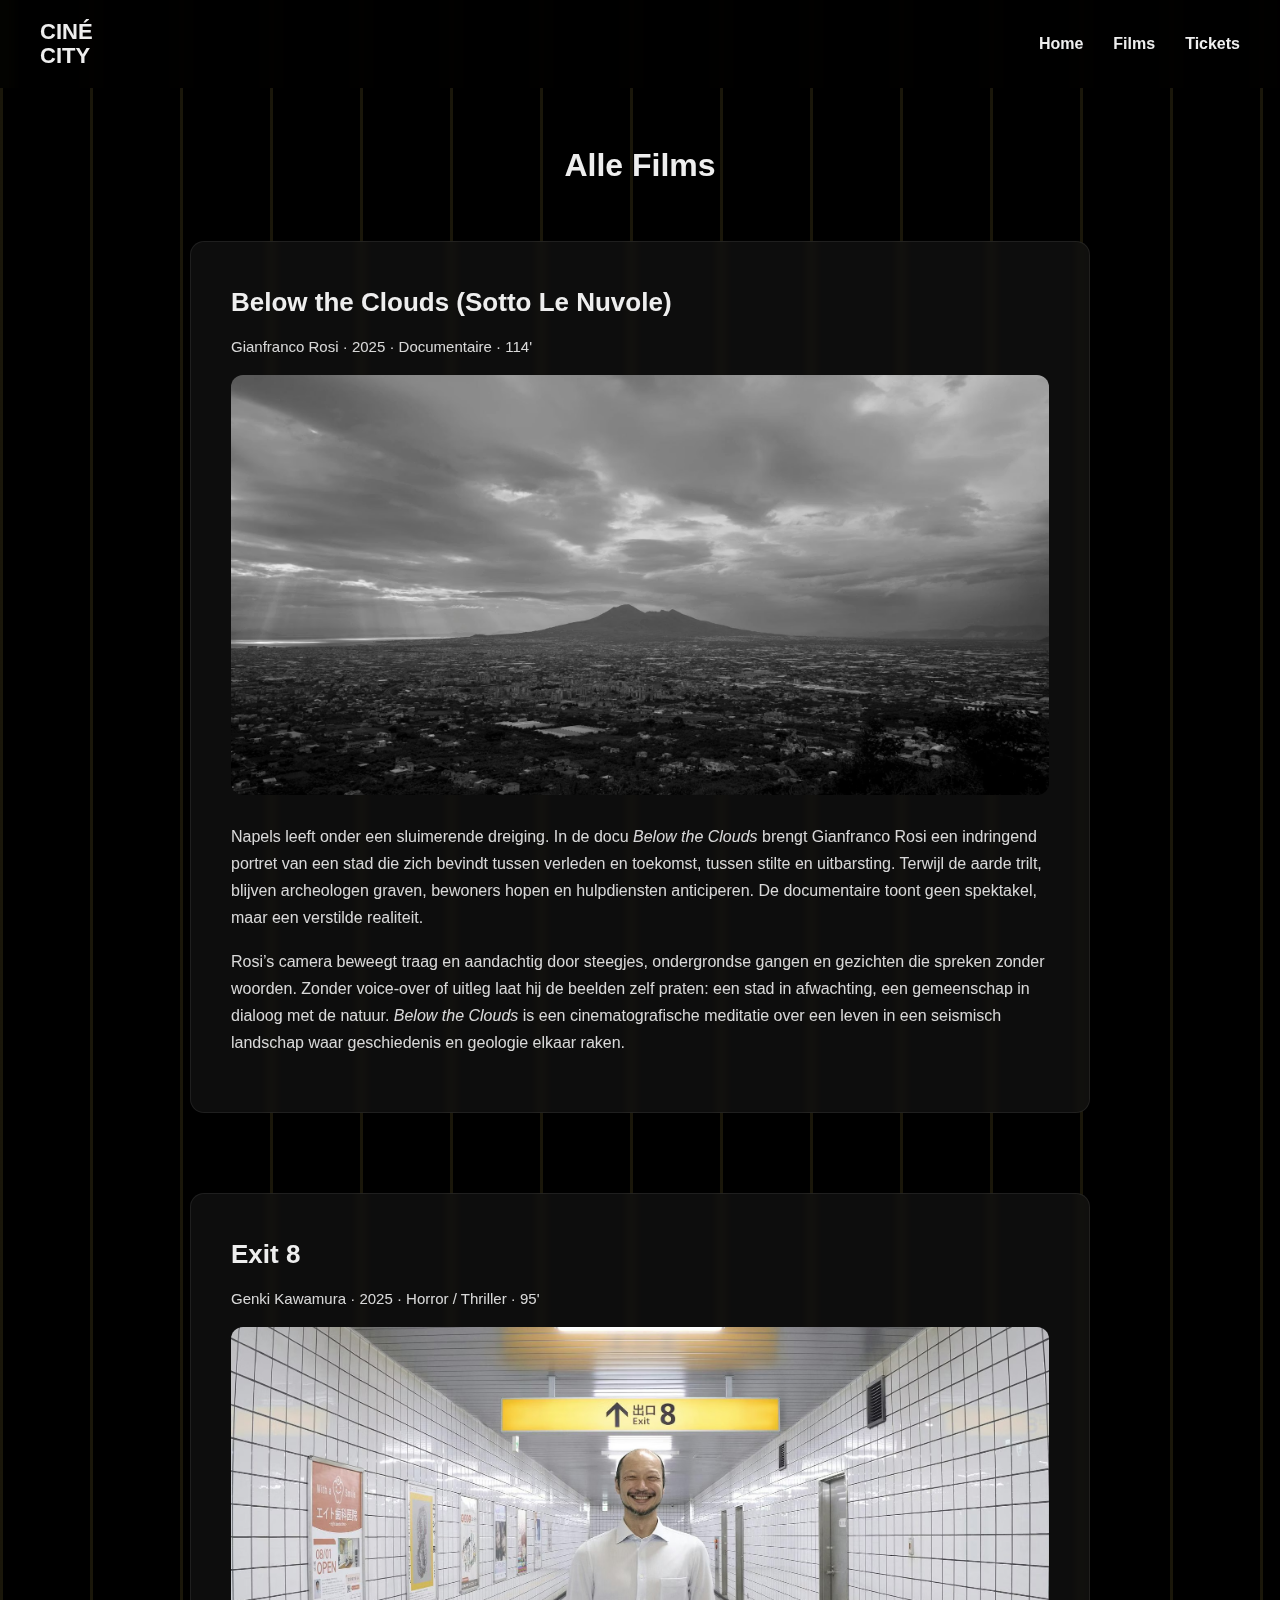
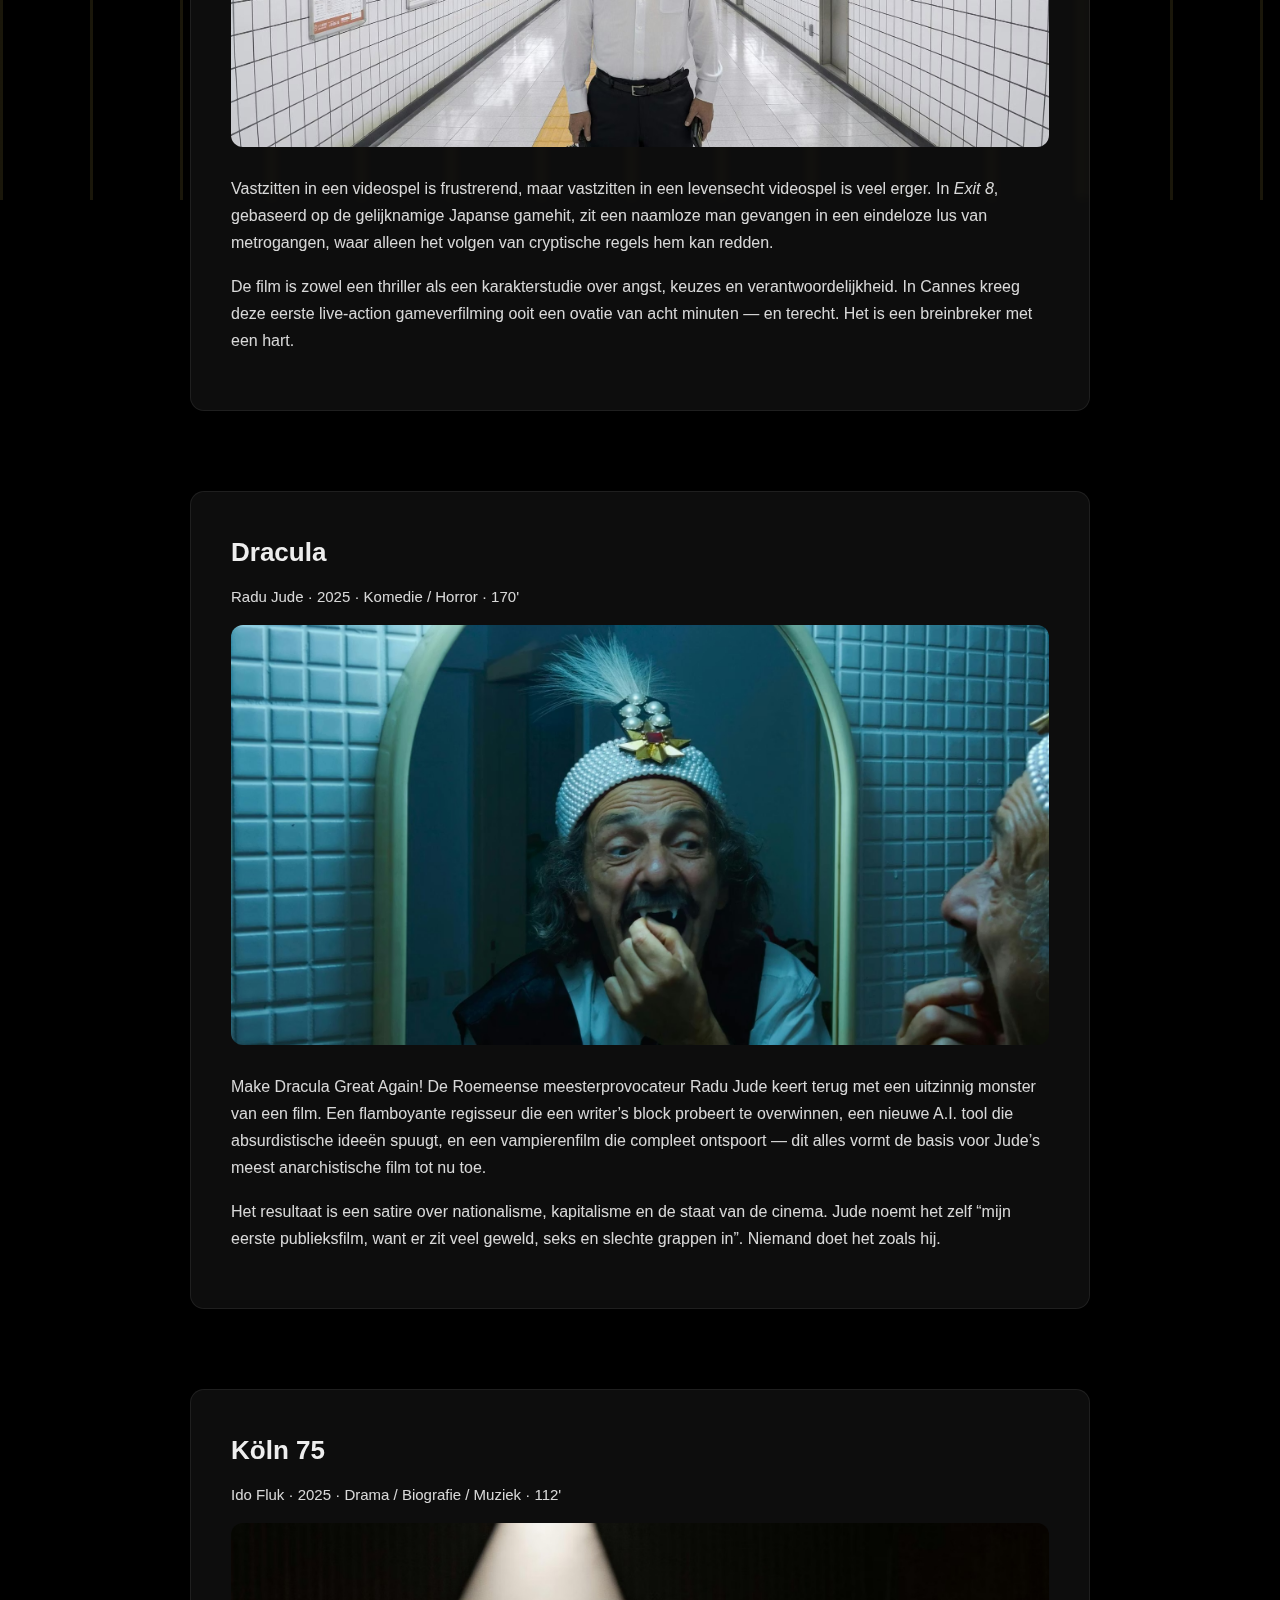
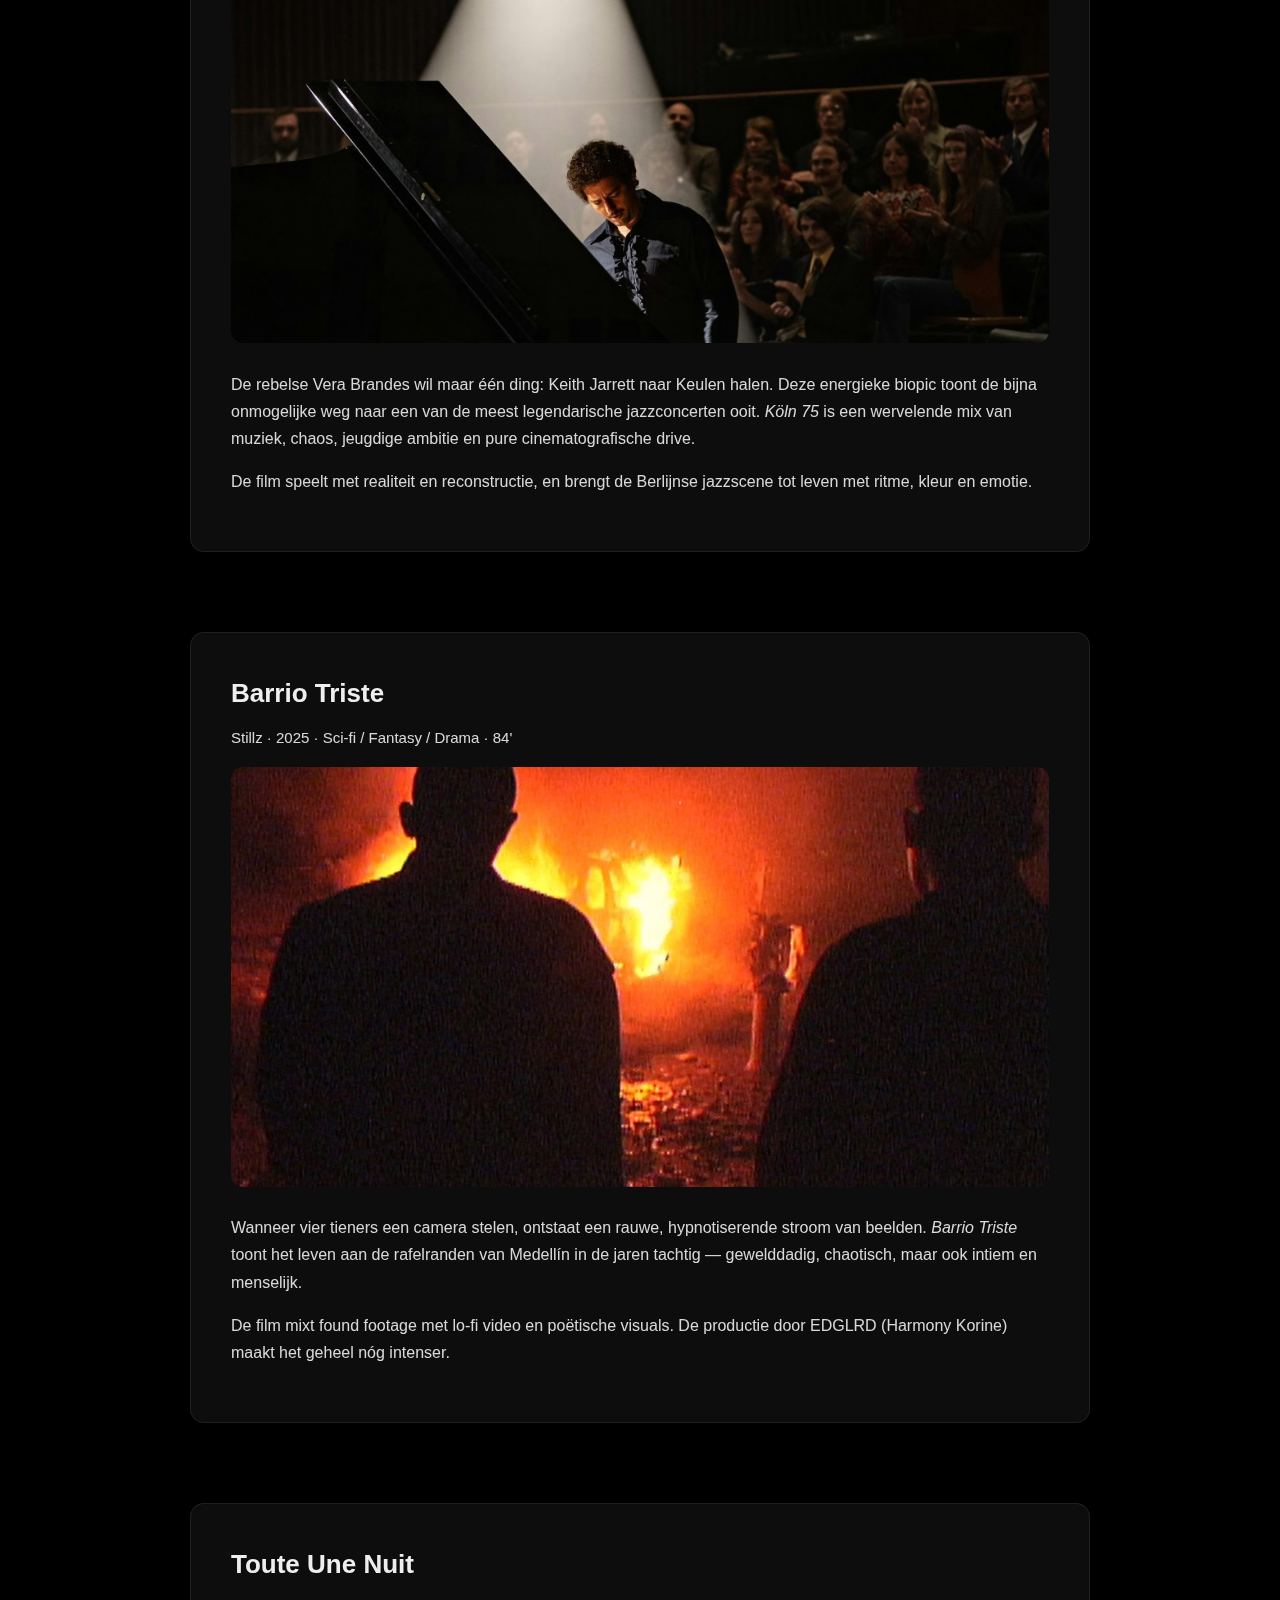
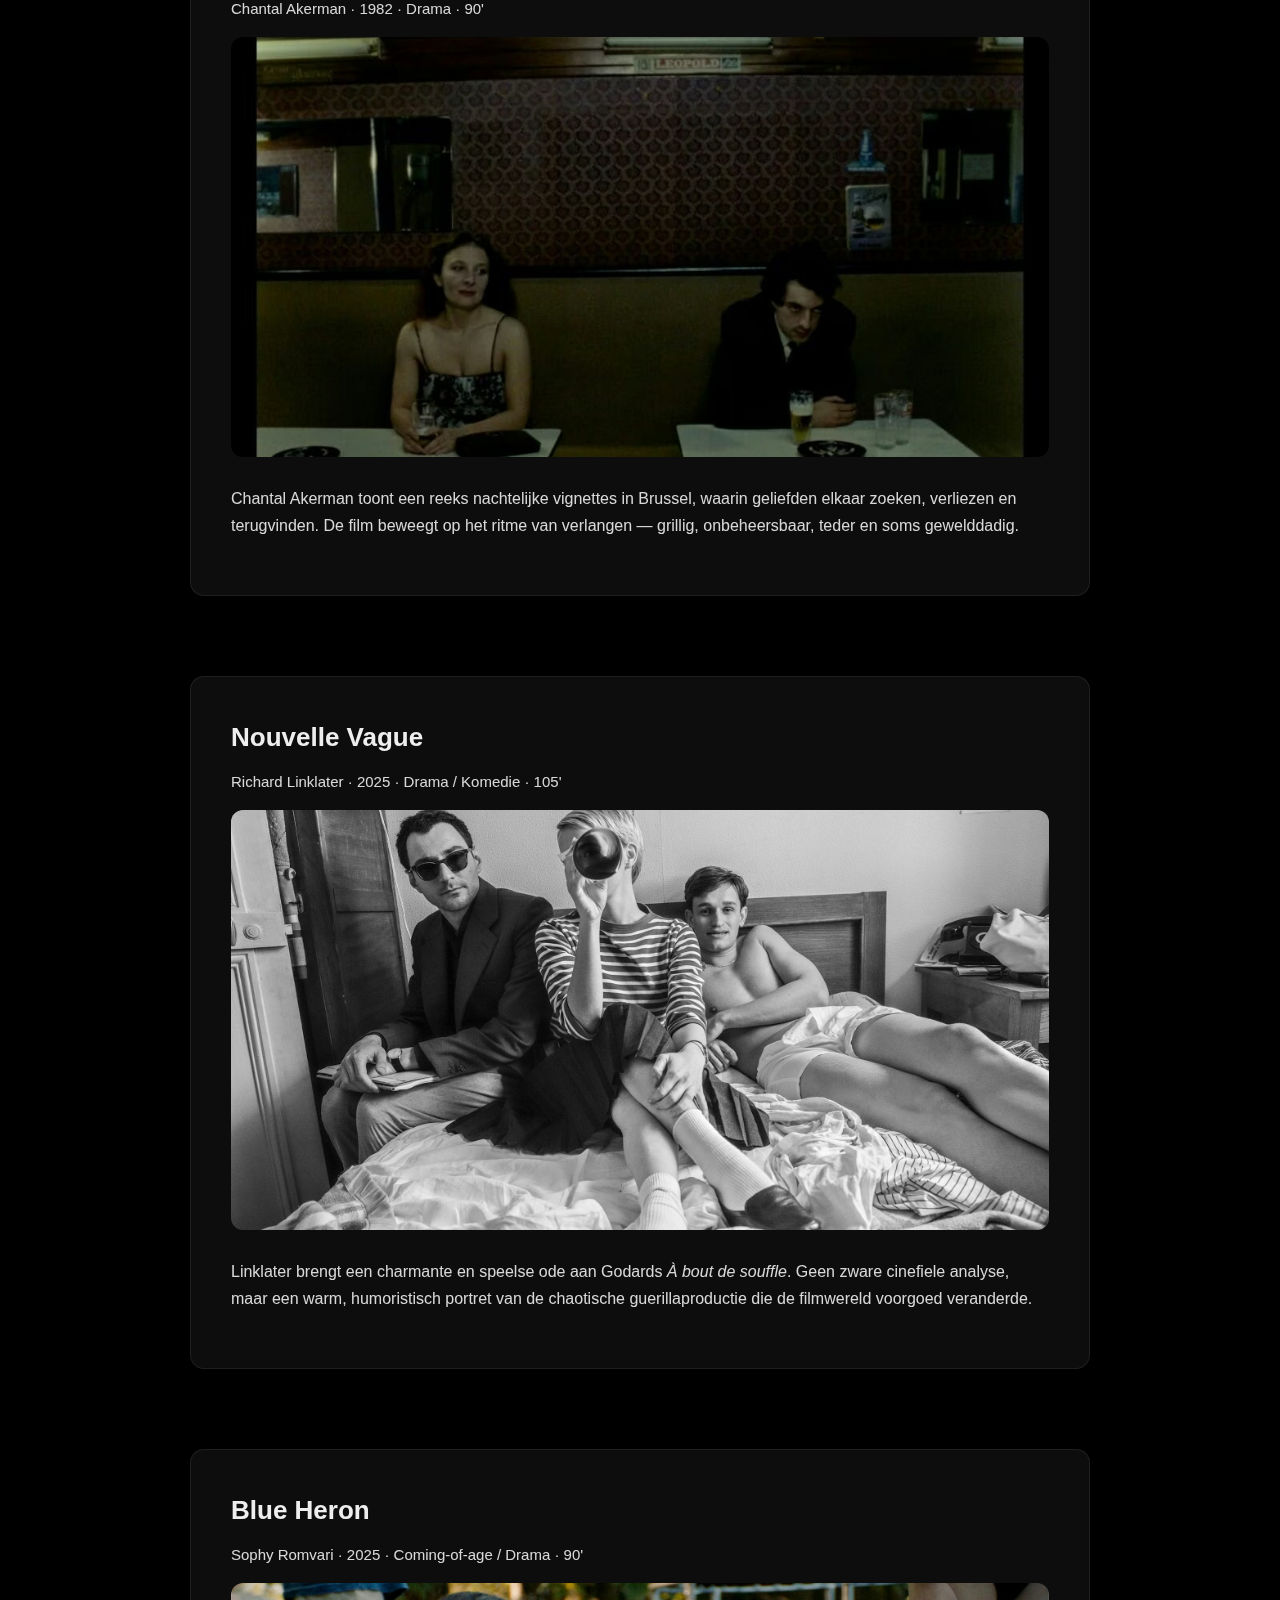
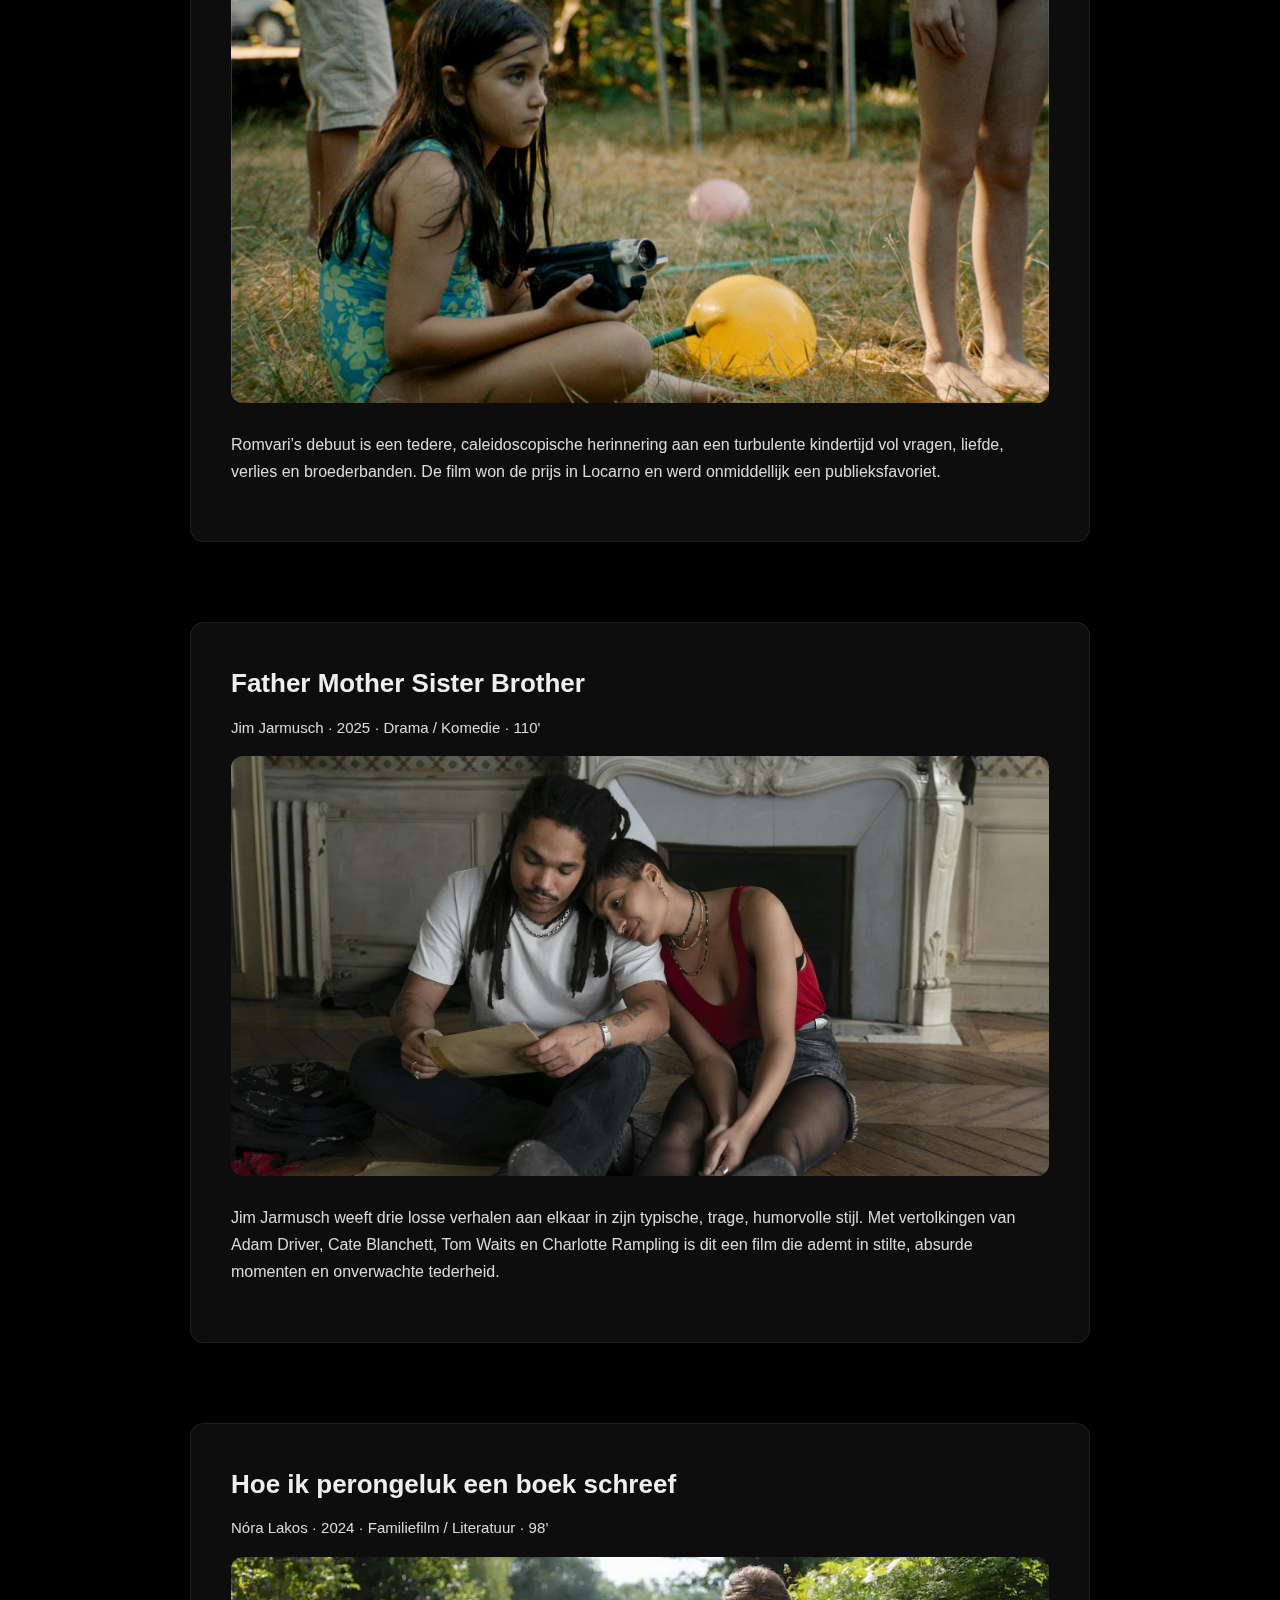
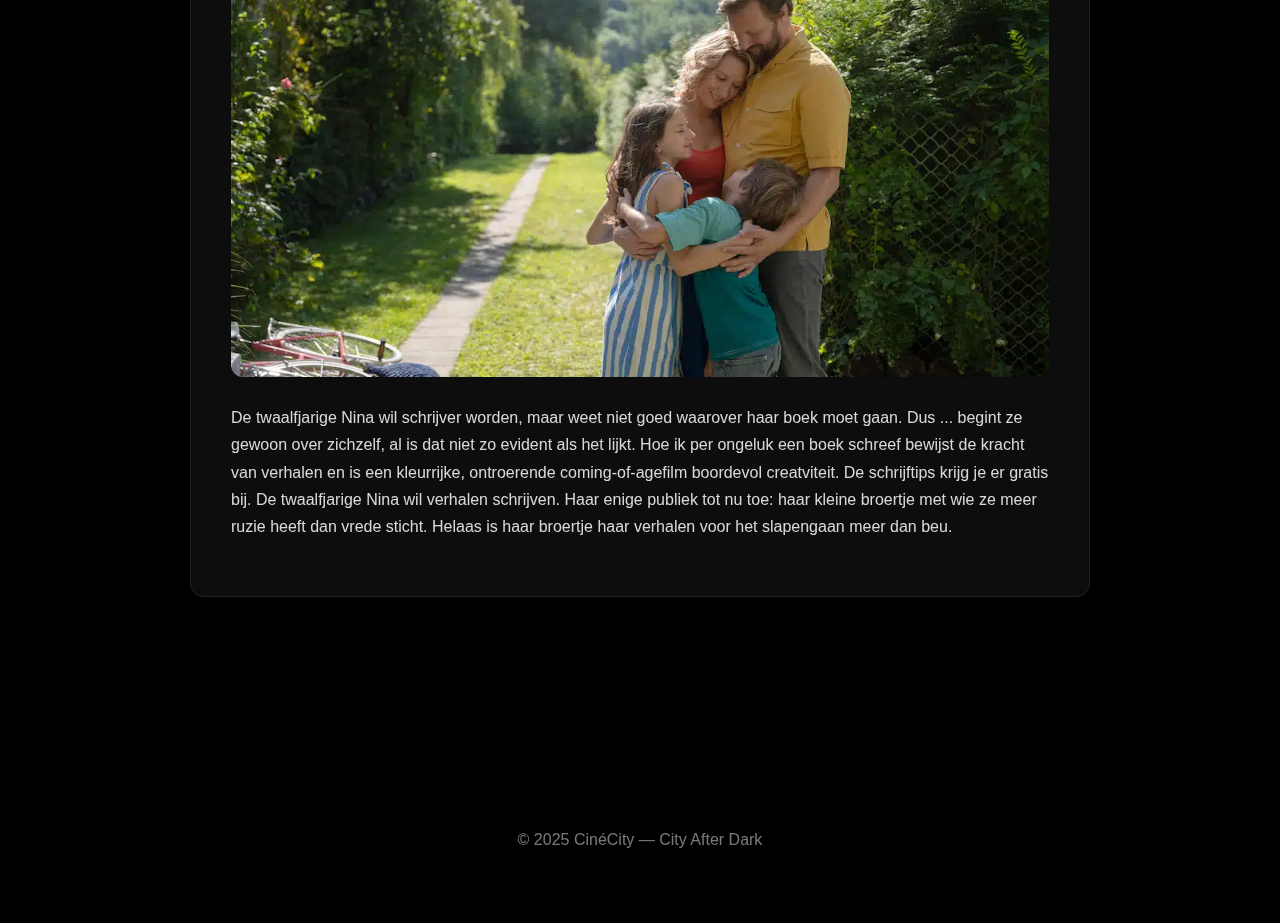
<file: films.html>
<!DOCTYPE html>
<html lang="nl">
<head>
    <meta charset="UTF-8">
    <meta name="viewport" content="width=device-width, initial-scale=1.0">
    <title>CinéCity – Alle Films</title>
    <link rel="stylesheet" href="style.css">
</head>

<body>

<header class="header">
    <div class="logo">CINÉ<br>CITY</div>

    <nav class="nav" id="nav">
        <a href="index.html">Home</a>
        <a href="films.html">Films</a>
        <a href="tickets.html">Tickets</a>
    </nav>

    <div class="hamburger" id="hamburger">
        <span></span><span></span><span></span>
    </div>
</header>

<div class="neon-bg"></div>

<section class="filmspage">
    <h1 style="margin-bottom:50px;">Alle Films</h1>

    <!-- ========================
         BELOW THE CLOUDS
    ========================= -->
    <div class="film-block fade-in">
        <h2>Below the Clouds (Sotto Le Nuvole)</h2>
        <p class="film-meta">Gianfranco Rosi · 2025 · Documentaire · 114'</p>
        <img src="films/BELOW THE CLOUDS_01 (1).jpg" alt="Below The Clouds">

        <p>
        Napels leeft onder een sluimerende dreiging. In de docu <em>Below the Clouds</em> brengt Gianfranco Rosi 
        een indringend portret van een stad die zich bevindt tussen verleden en toekomst, tussen stilte en uitbarsting.
        Terwijl de aarde trilt, blijven archeologen graven, bewoners hopen en hulpdiensten anticiperen.
        De documentaire toont geen spektakel, maar een verstilde realiteit.
        </p>

        <p>
        Rosi’s camera beweegt traag en aandachtig door steegjes, ondergrondse gangen en gezichten die spreken zonder woorden.
        Zonder voice-over of uitleg laat hij de beelden zelf praten: een stad in afwachting, een gemeenschap in dialoog met de natuur.
        <em>Below the Clouds</em> is een cinematografische meditatie over een leven in een seismisch landschap waar geschiedenis en geologie elkaar raken.
        </p>
    </div>

    <!-- ========================
         EXIT 8
    ========================= -->
    <div class="film-block fade-in">
        <h2>Exit 8</h2>
        <p class="film-meta">Genki Kawamura · 2025 · Horror / Thriller · 95'</p>
        <img src="films/EXIT8_01.jpg" alt="Exit 8">

        <p>
        Vastzitten in een videospel is frustrerend, maar vastzitten in een levensecht videospel is veel erger.
        In <em>Exit 8</em>, gebaseerd op de gelijknamige Japanse gamehit, zit een naamloze man gevangen in een
        eindeloze lus van metrogangen, waar alleen het volgen van cryptische regels hem kan redden.
        </p>

        <p>
        De film is zowel een thriller als een karakterstudie over angst, keuzes en verantwoordelijkheid.
        In Cannes kreeg deze eerste live-action gameverfilming ooit een ovatie van acht minuten — en terecht.
        Het is een breinbreker met een hart.
        </p>
    </div>

    <!-- ========================
         DRACULA
    ========================= -->
    <div class="film-block fade-in">
        <h2>Dracula</h2>
        <p class="film-meta">Radu Jude · 2025 · Komedie / Horror · 170'</p>
        <img src="films/DRACULA_01.jpg" alt="Dracula">

        <p>
        Make Dracula Great Again! De Roemeense meesterprovocateur Radu Jude keert terug met een uitzinnig monster van een film.
        Een flamboyante regisseur die een writer’s block probeert te overwinnen, een nieuwe A.I. tool die absurdistische ideeën spuugt,
        en een vampierenfilm die compleet ontspoort — dit alles vormt de basis voor Jude’s meest anarchistische film tot nu toe.
        </p>

        <p>
        Het resultaat is een satire over nationalisme, kapitalisme en de staat van de cinema.
        Jude noemt het zelf “mijn eerste publieksfilm, want er zit veel geweld, seks en slechte grappen in”.
        Niemand doet het zoals hij.
        </p>
    </div>

    <!-- ========================
         KÖLN 75
    ========================= -->
    <div class="film-block fade-in">
        <h2>Köln 75</h2>
        <p class="film-meta">Ido Fluk · 2025 · Drama / Biografie / Muziek · 112'</p>
        <img src="films/KÖLN 75_01.jpg" alt="Köln 75">

        <p>
        De rebelse Vera Brandes wil maar één ding: Keith Jarrett naar Keulen halen.
        Deze energieke biopic toont de bijna onmogelijke weg naar een van de meest legendarische jazzconcerten ooit.
        <em>Köln 75</em> is een wervelende mix van muziek, chaos, jeugdige ambitie en pure cinematografische drive.
        </p>

        <p>
        De film speelt met realiteit en reconstructie, en brengt de Berlijnse jazzscene tot leven met ritme, kleur en emotie.
        </p>
    </div>

    <!-- ========================
         BARRIO TRISTE
    ========================= -->
    <div class="film-block fade-in">
        <h2>Barrio Triste</h2>
        <p class="film-meta">Stillz · 2025 · Sci-fi / Fantasy / Drama · 84'</p>
        <img src="films/BARRIO-TRISTE copy.jpeg" alt="Barrio Triste">

        <p>
        Wanneer vier tieners een camera stelen, ontstaat een rauwe, hypnotiserende stroom van beelden.
        <em>Barrio Triste</em> toont het leven aan de rafelranden van Medellín in de jaren tachtig — gewelddadig, chaotisch, maar ook intiem en menselijk.
        </p>

        <p>
        De film mixt found footage met lo-fi video en poëtische visuals. De productie door EDGLRD (Harmony Korine) maakt het geheel nóg intenser.
        </p>
    </div>

    <!-- ========================
         TOUTE UNE NUIT
    ========================= -->
    <div class="film-block fade-in">
        <h2>Toute Une Nuit</h2>
        <p class="film-meta">Chantal Akerman · 1982 · Drama · 90'</p>
        <img src="films/TOUTE UNE NUIT_01.jpg" alt="Toute Une Nuit">

        <p>
        Chantal Akerman toont een reeks nachtelijke vignettes in Brussel,
        waarin geliefden elkaar zoeken, verliezen en terugvinden.
        De film beweegt op het ritme van verlangen — grillig, onbeheersbaar, teder en soms gewelddadig.
        </p>
    </div>

    <!-- ========================
         NOUVELLE VAGUE
    ========================= -->
    <div class="film-block fade-in">
        <h2>Nouvelle Vague</h2>
        <p class="film-meta">Richard Linklater · 2025 · Drama / Komedie · 105'</p>
        <img src="films/NOUVELLE VAGUE_01.jpg" alt="Nouvelle Vague">

        <p>
        Linklater brengt een charmante en speelse ode aan Godards <em>À bout de souffle</em>.
        Geen zware cinefiele analyse, maar een warm, humoristisch portret van de chaotische guerillaproductie
        die de filmwereld voorgoed veranderde.
        </p>
    </div>

    <!-- ========================
         BLUE HERON
    ========================= -->
    <div class="film-block fade-in">
        <h2>Blue Heron</h2>
        <p class="film-meta">Sophy Romvari · 2025 · Coming-of-age / Drama · 90'</p>
        <img src="films/BLUE HERON_01.jpg" alt="Blue Heron">

        <p>
        Romvari’s debuut is een tedere, caleidoscopische herinnering aan een turbulente kindertijd
        vol vragen, liefde, verlies en broederbanden.
        De film won de prijs in Locarno en werd onmiddellijk een publieksfavoriet.
        </p>
    </div>

    <!-- ========================
         FATHER MOTHER SISTER BROTHER
    ========================= -->
    <div class="film-block fade-in">
        <h2>Father Mother Sister Brother</h2>
        <p class="film-meta">Jim Jarmusch · 2025 · Drama / Komedie · 110'</p>
        <img src="films/FATHER MOTHER SISTER BROTHER_01.jpg" alt="Father Mother Sister Brother">

        <p>
        Jim Jarmusch weeft drie losse verhalen aan elkaar in zijn typische, trage, humorvolle stijl.
        Met vertolkingen van Adam Driver, Cate Blanchett, Tom Waits en Charlotte Rampling is dit een film die ademt
        in stilte, absurde momenten en onverwachte tederheid.
        </p>
    </div>

    <!-- ========================
Hoe ik perongeluk een boek schreef    ========================= -->
    <div class="film-block fade-in">
        <h2>Hoe ik perongeluk een boek schreef</h2>
        <p class="film-meta">Nóra Lakos · 2024 · Familiefilm / Literatuur · 98’ 
</p>
        <img src="films/VÉLETLENÜL ÍRTAM EGY KÖNYVET_01.jpg" alt="Father Mother Sister Brother">

        <p>
        De twaalfjarige Nina wil schrijver worden, maar weet niet goed waarover haar boek moet gaan. Dus ... begint ze gewoon over zichzelf, al is dat niet zo evident als het lijkt. Hoe ik per ongeluk een boek schreef bewijst de kracht van verhalen en is een kleurrijke, ontroerende coming-of-agefilm boordevol creatviteit. De schrijftips krijg je er gratis bij. De twaalfjarige Nina wil verhalen schrijven. Haar enige publiek tot nu toe: haar kleine broertje met wie ze meer ruzie heeft dan vrede sticht. Helaas is haar broertje haar verhalen voor het slapengaan meer dan beu. </p>
    </div>

</section>

<footer class="footer">
    © 2025 CinéCity — City After Dark
</footer>

<script src="script.js"></script>

</body>
</html>
</file>
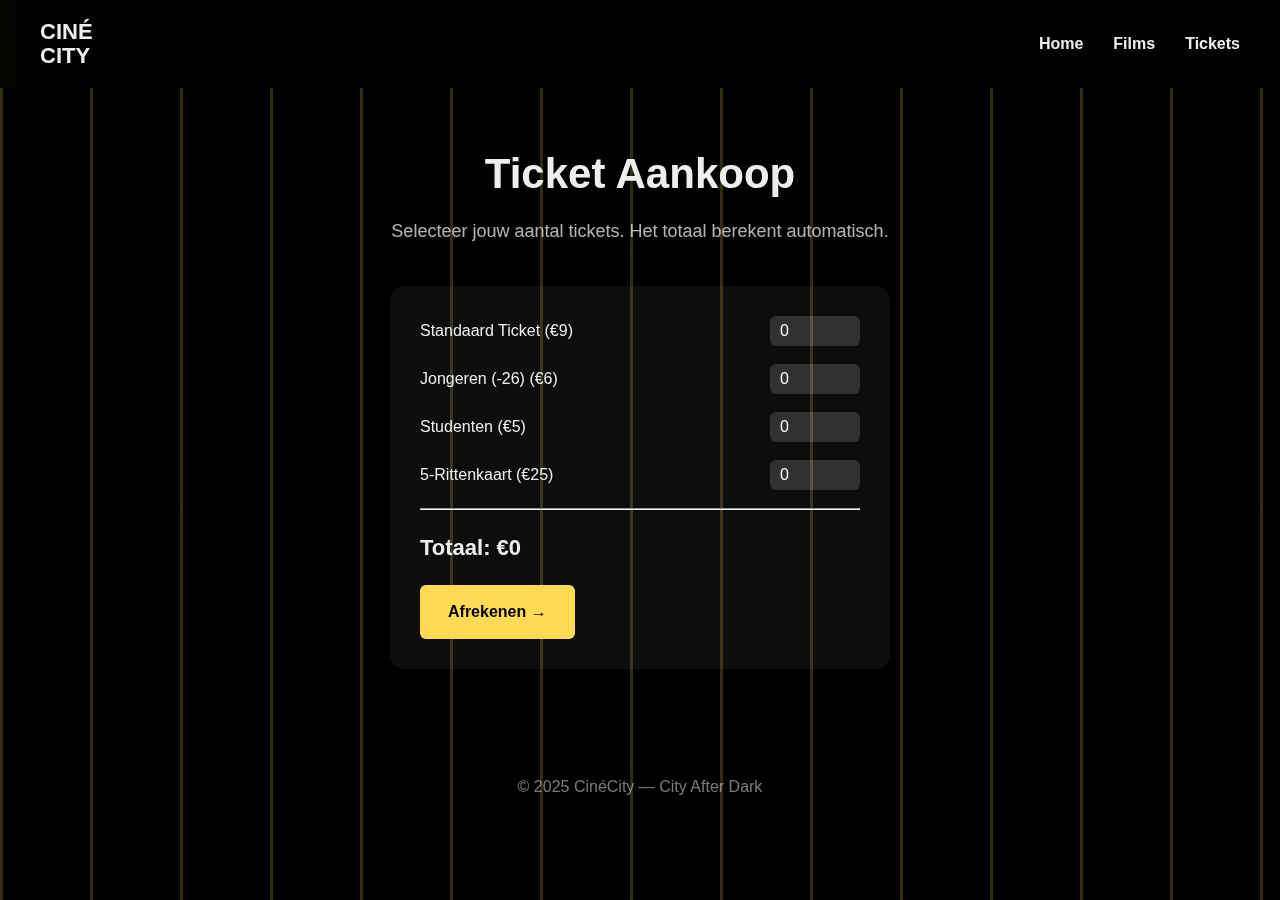
<file: tickets-checkout.html>
<!DOCTYPE html>
<html lang="nl">
<head>
    <meta charset="UTF-8">
    <meta name="viewport" content="width=device-width, initial-scale=1.0">
    <title>CinéCity – Ticket Aankoop</title>
    <link rel="stylesheet" href="style.css">
</head>

<body>

<header class="header">
    <div class="logo">CINÉ<br>CITY</div>

    <nav class="nav" id="nav">
        <a href="index.html">Home</a>
        <a href="films.html">Films</a>
        <a href="tickets.html">Tickets</a>
    </nav>

    <div class="hamburger" id="hamburger">
        <span></span><span></span><span></span>
    </div>
</header>

<div class="neon-bg"></div>

<section class="checkout-header">
    <h1>Ticket Aankoop</h1>
    <p>Selecteer jouw aantal tickets. Het totaal berekent automatisch.</p>
</section>

<div class="neon-bg"></div>


        <div class="checkout-box">

            <div class="ticket-row">
    <span>Standaard Ticket (€9)</span>
    <input type="number" min="0" value="0" class="ticket-input" data-price="9">
</div>

<div class="ticket-row">
    <span>Jongeren (-26) (€6)</span>
    <input type="number" min="0" value="0" class="ticket-input" data-price="6">
</div>

<div class="ticket-row">
    <span>Studenten (€5)</span>
    <input type="number" min="0" value="0" class="ticket-input" data-price="5">
</div>

<div class="ticket-row">
    <span>5-Rittenkaart (€25)</span>
    <input type="number" min="0" value="0" class="ticket-input" data-price="25">
</div>


            <hr>

            <div class="total">
                Totaal: <span id="totalPrice">€0</span>
            </div>

            <a href="#" class="btn-primary">Afrekenen →</a>
        </div>

    </div>
</section>

<footer class="footer">
    © 2025 CinéCity — City After Dark
</footer>

<script>
document.querySelectorAll('.ticket-input').forEach(input => {
    input.addEventListener('input', updateTotal);
});

function updateTotal() {
    let total = 0;
    document.querySelectorAll('.ticket-input').forEach(input => {
        const amount = Number(input.value);
        const price = Number(input.dataset.price);
        total += amount * price;
    });
    document.getElementById('totalPrice').textContent = "€" + total;
}
</script>

<script src="script.js"></script>
</body>
</html>
</file>
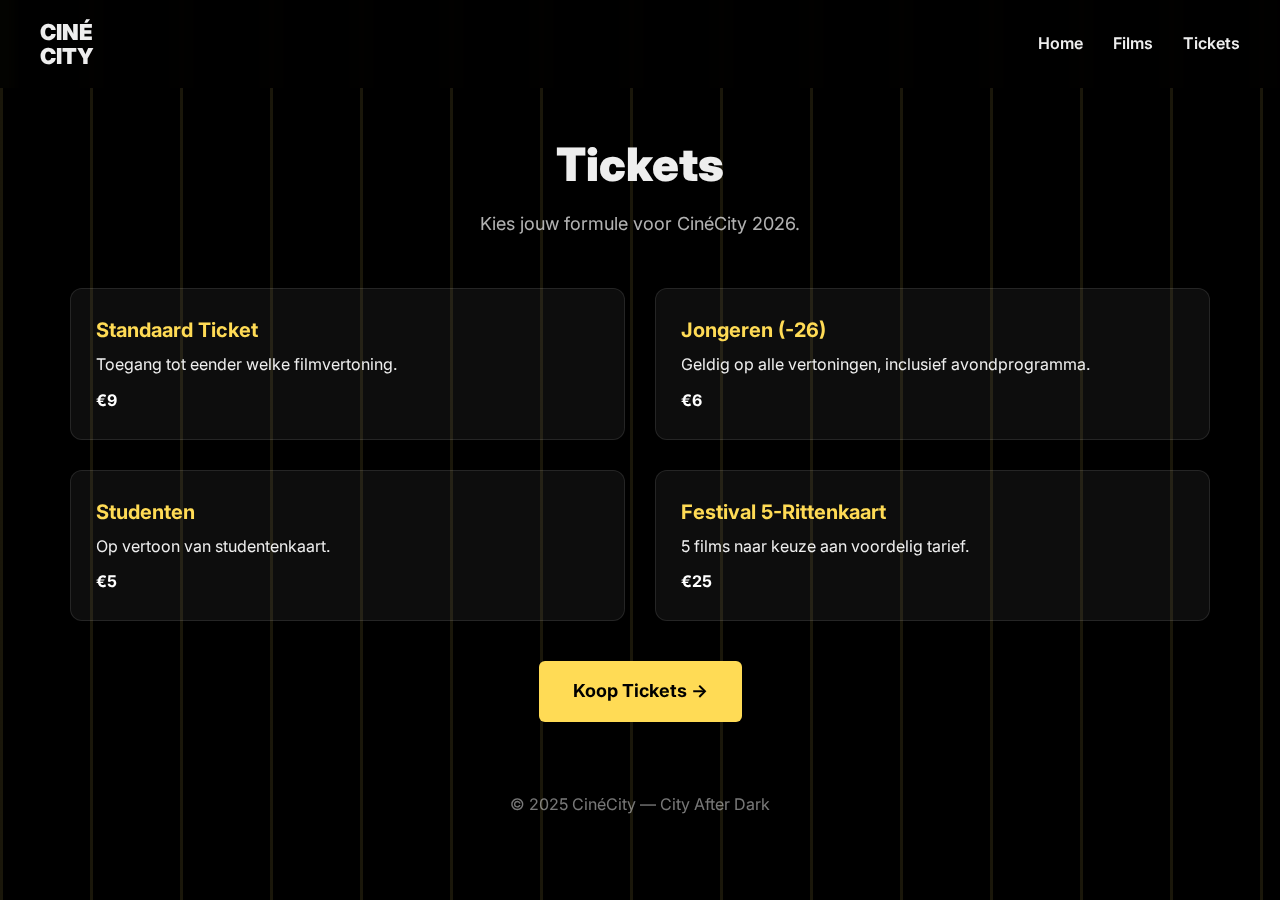
<file: tickets.html>
<!DOCTYPE html>
<html lang="nl">
<head>
    <meta charset="UTF-8">
    <meta name="viewport" content="width=device-width, initial-scale=1.0">
    <title>CinéCity – Tickets</title>
    <link rel="stylesheet" href="style.css">
    <link href="https://fonts.googleapis.com/css2?family=Inter:wght@300;400;600;700;900&display=swap" rel="stylesheet">
</head>

<body>

<header class="header">
    <div class="logo">CINÉ<br>CITY</div>

    <nav class="nav" id="nav">
        <a href="index.html">Home</a>
        <a href="films.html">Films</a>
        <a href="tickets.html">Tickets</a>
    </nav>

    <div class="hamburger" id="hamburger">
        <span></span><span></span><span></span>
    </div>
</header>

<div class="neon-bg"></div>

<section class="tickets fade-in">
    <div class="container">
        <br>
        <br><br>
         <br><br>

        <div class="tickets-header">
            <h1 class="title">Tickets</h1>
            <p class="subtitle">Kies jouw formule voor CinéCity 2026.</p>
        </div>

        <div class="ticket-grid">

            <div class="ticket-card">
                <h3>Standaard Ticket</h3>
                <p>Toegang tot eender welke filmvertoning.</p>
                <span class="price">€9</span>
            </div>

            <div class="ticket-card">
                <h3>Jongeren (-26)</h3>
                <p>Geldig op alle vertoningen, inclusief avondprogramma.</p>
                <span class="price">€6</span>
            </div>

            <div class="ticket-card">
                <h3>Studenten</h3>
                <p>Op vertoon van studentenkaart.</p>
                <span class="price">€5</span>
            </div>

            <div class="ticket-card">
                <h3>Festival 5-Rittenkaart</h3>
                <p>5 films naar keuze aan voordelig tarief.</p>
                <span class="price">€25</span>
            </div>

        </div>

        <div class="center">
            <a href="tickets-checkout.html" class="btn-primary large">Koop Tickets →</a>
        </div>

    </div>
</section>

<footer class="footer">
    © 2025 CinéCity — City After Dark
</footer>

<script src="script.js"></script>
</body>
</html>
</file>
<file: style.css>
/* RESET */
* {
    margin: 0;
    padding: 0;
    box-sizing: border-box;
}

body {
    font-family: 'Inter', sans-serif;
    background: #000;
    color: #eee;
    line-height: 1.6;
    overflow-x: hidden;
}

/* GLOBAL CONTAINER */
.container {
    width: 100%;
    max-width: 1200px;   /* PROFESSIONELE MAX WIDTH */
    margin: 0 auto;
    padding-inline: 30px;
}

/* HEADER */
.header {
    width: 100%;
    padding: 20px 40px;
    display: flex;
    justify-content: space-between;
    align-items: center;
    position: fixed;
    top: 0;
    left: 0;
    z-index: 2000;
    backdrop-filter: blur(12px);
    background: rgba(0,0,0,0.25);
}

.logo {
    font-size: 22px;
    font-weight: 900;
    line-height: 1.1;
}

.nav {
    display: flex;
    gap: 30px;
}

.nav a {
    color: #eee;
    text-decoration: none;
    font-weight: 600;
    transition: .2s;
}

.nav a:hover {
    color: #ffdb55;
}

/* MOBILE MENU */
.hamburger {
    display: none;
    flex-direction: column;
    gap: 6px;
    cursor: pointer;
}
.hamburger span {
    width: 26px;
    height: 3px;
    background: white;
}

/* MOBILE DROPDOWN */
.nav.open {
    display: flex !important;
    flex-direction: column;
    position: absolute;
    top: 80px;
    right: 40px;
    background: rgba(0,0,0,0.95);
    padding: 20px 30px;
    border-radius: 10px;
    gap: 20px;
}

/* NEON BACKGROUND */
.neon-bg {
    position: fixed;
    inset: 0;
    width: 200%;
    height: 200%;
    z-index: -1;
    pointer-events: none;
    background: repeating-linear-gradient(
        90deg,
        rgba(255,225,100,0.10) 0px,
        rgba(255,225,100,0.10) 3px,
        transparent 3px,
        transparent 90px
    );
    animation: neonScroll 22s linear infinite;
}
@keyframes neonScroll {
    0% { transform: translateY(0px); }
    100% { transform: translateY(-100%); }
}

/* HERO */
.hero {
    padding: 160px 0 120px;
}

.hero-grid {
    display: grid;
    grid-template-columns: 1fr 1fr;
    gap: 70px;
    align-items: center;
}

.hero-text .title {
    font-size: 56px;
    font-weight: 900;
    line-height: 1.1;
    margin-bottom: 15px;
}

.hero-text span {
    color: #ffdb55;
}

.subtitle {
    opacity: .75;
    margin-bottom: 20px;
}

.description {
    opacity: .85;
    max-width: 520px;
    margin-bottom: 35px;
}

.btn-primary {
    display: inline-block;
    padding: 14px 28px;
    background: #ffdb55;
    color: #000;
    font-weight: 700;
    text-decoration: none;
    border-radius: 6px;
    transition: .2s;
}
.btn-primary:hover {
    background: #ffe789;
}

/* HERO IMAGE */
.hero-img img {
    width: 100%;
    border-radius: 16px;
}

/* WELCOME */
.welcome {
    padding: 100px 0;
    text-align: center;
}
.welcome p {
    max-width: 800px;
    margin: 0 auto 20px;
}
.credits {
    opacity: .5;
    margin-top: 10px;
}

/* PROGRAMMA */
.programma {
    padding: 100px 0;
}
.programma-grid {
    display: grid;
    grid-template-columns: 1fr 1fr;
    gap: 40px;
}
.prog-block {
    padding: 30px;
    border-radius: 12px;
    background: rgba(255,255,255,0.05);
}
.prog-block h3 {
    color: #ffdb55;
    margin-bottom: 12px;
}

/* 3 AANRADERS */
.aanraders {
    padding: 100px 0;
}
/* ============================
   FILMS PAGINA – NETTE CARDS
============================ */

.filmspage {
    padding: 140px 0 80px;
}

.filmspage h1 {
    text-align: center;
    margin-bottom: 60px;
}

/* Container voor elke film */
.film-block {
    max-width: 900px;
    margin: 0 auto 80px;
    padding: 40px;
    background: rgba(255,255,255,0.05);
    border-radius: 14px;
    backdrop-filter: blur(6px);
    border: 1px solid rgba(255,255,255,0.08);
}

/* Titels, meta tekst */
.film-block h2 {
    margin-bottom: 10px;
    font-size: 26px;
    font-weight: 700;
}

.film-meta {
    opacity: 0.7;
    font-size: 15px;
    margin-bottom: 20px;
}

/* Afbeeldingen uniform maken */
.film-block img {
    width: 100%;
    height: 420px;         /* Vast formaat zorgt voor consistentie */
    object-fit: cover;     /* Snijdt bij indien nodig */
    border-radius: 12px;
    margin-bottom: 20px;
}

/* Paragrafen */
.film-block p {
    margin-bottom: 16px;
    opacity: 0.9;
    line-height: 1.7;
}

/* MOBILE */
@media (max-width: 600px) {
    .film-block {
        padding: 25px;
    }

    .film-block img {
        height: 260px;
    }
}


/* LOCATIES */
.locaties {
    padding: 100px 0;
    text-align: center;
}
.loc-list {
    margin: 0 auto 25px;
}
.loc-list li {
    cursor: pointer;
    padding: 6px 0;
    transition: .25s;
}
.loc-list li:hover {
    color: #ffdb55;
}

/* MAP */
.leaflet-map {
    width: 100%;
    height: 420px;
    border-radius: 14px;
    margin-top: 20px;
    overflow: hidden;
}
.leaflet-tile {
    filter: brightness(.55) contrast(1.2);
}
.neon-marker {
    width: 18px;
    height: 18px;
    border-radius: 50%;
    background: #ffeb55;
    box-shadow: 0 0 12px #ffe76b, 0 0 30px #ffea70;
    border: 2px solid #fff9a3;
}
.marker-active {
    transform: scale(1.4);
    box-shadow: 0 0 25px #ffd865, 0 0 55px #ffeaaa;
}

/* FOOTER */
.footer {
    text-align: center;
    padding: 70px 0;
    opacity: .5;
}

/* ============================
   TICKETS PAGE
============================ */

.tickets-page {
    padding: 140px 0 80px;
}

.ticket-grid {
    display: grid;
    grid-template-columns: repeat(2, 1fr);
    gap: 30px;
    margin-top: 40px;
}

.ticket-card {
    background: rgba(255,255,255,0.05);
    padding: 25px;
    border-radius: 12px;
    border: 1px solid rgba(255,255,255,0.1);
}

.ticket-card h3 {
    font-size: 20px;
    margin-bottom: 6px;
    color: #ffdb55;
}

.ticket-card .price {
    margin-top: 10px;
    display: inline-block;
    font-weight: 700;
    color: #fff;
}

.center {
    text-align: center;
    margin-top: 40px;
}

.btn-primary.large {
    font-size: 18px;
    padding: 16px 34px;
}


/* ============================
   CHECKOUT PAGE
============================ */

.checkout {
    padding: 140px 0 80px;
}

.checkout-box {
    max-width: 500px;
    margin: 35px auto;
    background: rgba(255,255,255,0.05);
    padding: 30px;
    border-radius: 14px;
}

.checkout-box label {
    display: block;
    margin-bottom: 18px;
}

.checkout-box input {
    width: 80px;
    padding: 6px;
    margin-left: 10px;
}

.total {
    font-size: 22px;
    font-weight: 700;
    margin: 20px 0;
}

/* CHECKOUT ROWS */
.ticket-row {
    display: flex;
    justify-content: space-between;
    align-items: center;
    margin-bottom: 18px;
}

.ticket-row span {
    font-size: 16px;
    padding-right: 20px;
    flex: 1;
}

.ticket-row input {
    width: 90px;
    padding: 6px 10px;
    border-radius: 6px;
    border: none;
    background: rgba(255,255,255,0.15);
    color: white;
    font-size: 16px;
}

/* TICKETS HEADER CENTER */
.tickets-header {
    text-align: center;
    margin-bottom: 50px;
}

.tickets-header .title {
    font-size: 46px;
    font-weight: 900;
    margin-bottom: 8px;
}

.tickets-header .subtitle {
    font-size: 18px;
    opacity: 0.75;
}


/* CHECKOUT HEADER CENTERING */
.checkout-header {
    text-align: center;
    margin-top: 140px; /* zodat het niet onder de header plakt */
    margin-bottom: 40px;
}

.checkout-header h1 {
    font-size: 42px;
    font-weight: 900;
    margin-bottom: 10px;
}

.checkout-header p {
    font-size: 18px;
    opacity: 0.75;
}



/* MOBILE */
@media (max-width: 900px) {

    .nav { display: none; }
    .hamburger { display: flex; }

    .hero-grid {
        grid-template-columns: 1fr;
        text-align: center;
    }

    .film-grid {
        grid-template-columns: 1fr;
    }

    .programma-grid {
        grid-template-columns: 1fr;
    }
}
</file>
